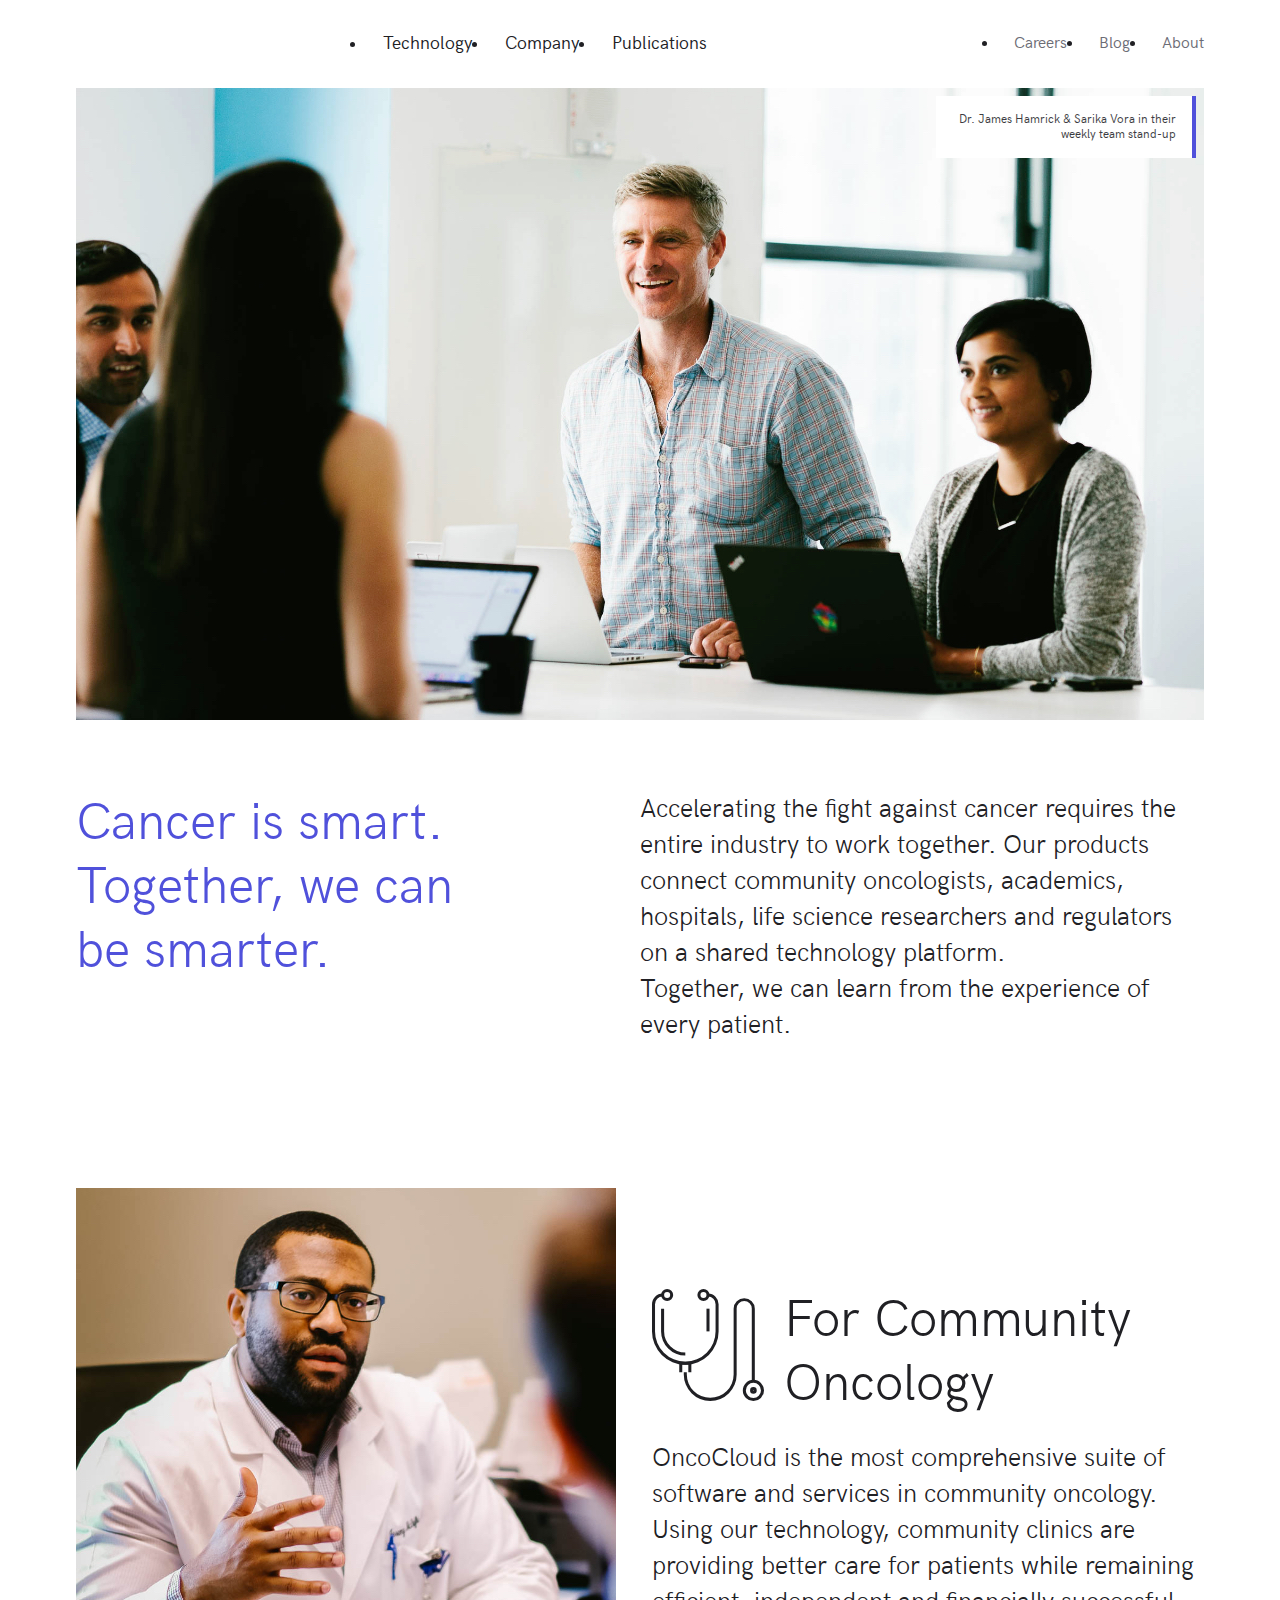
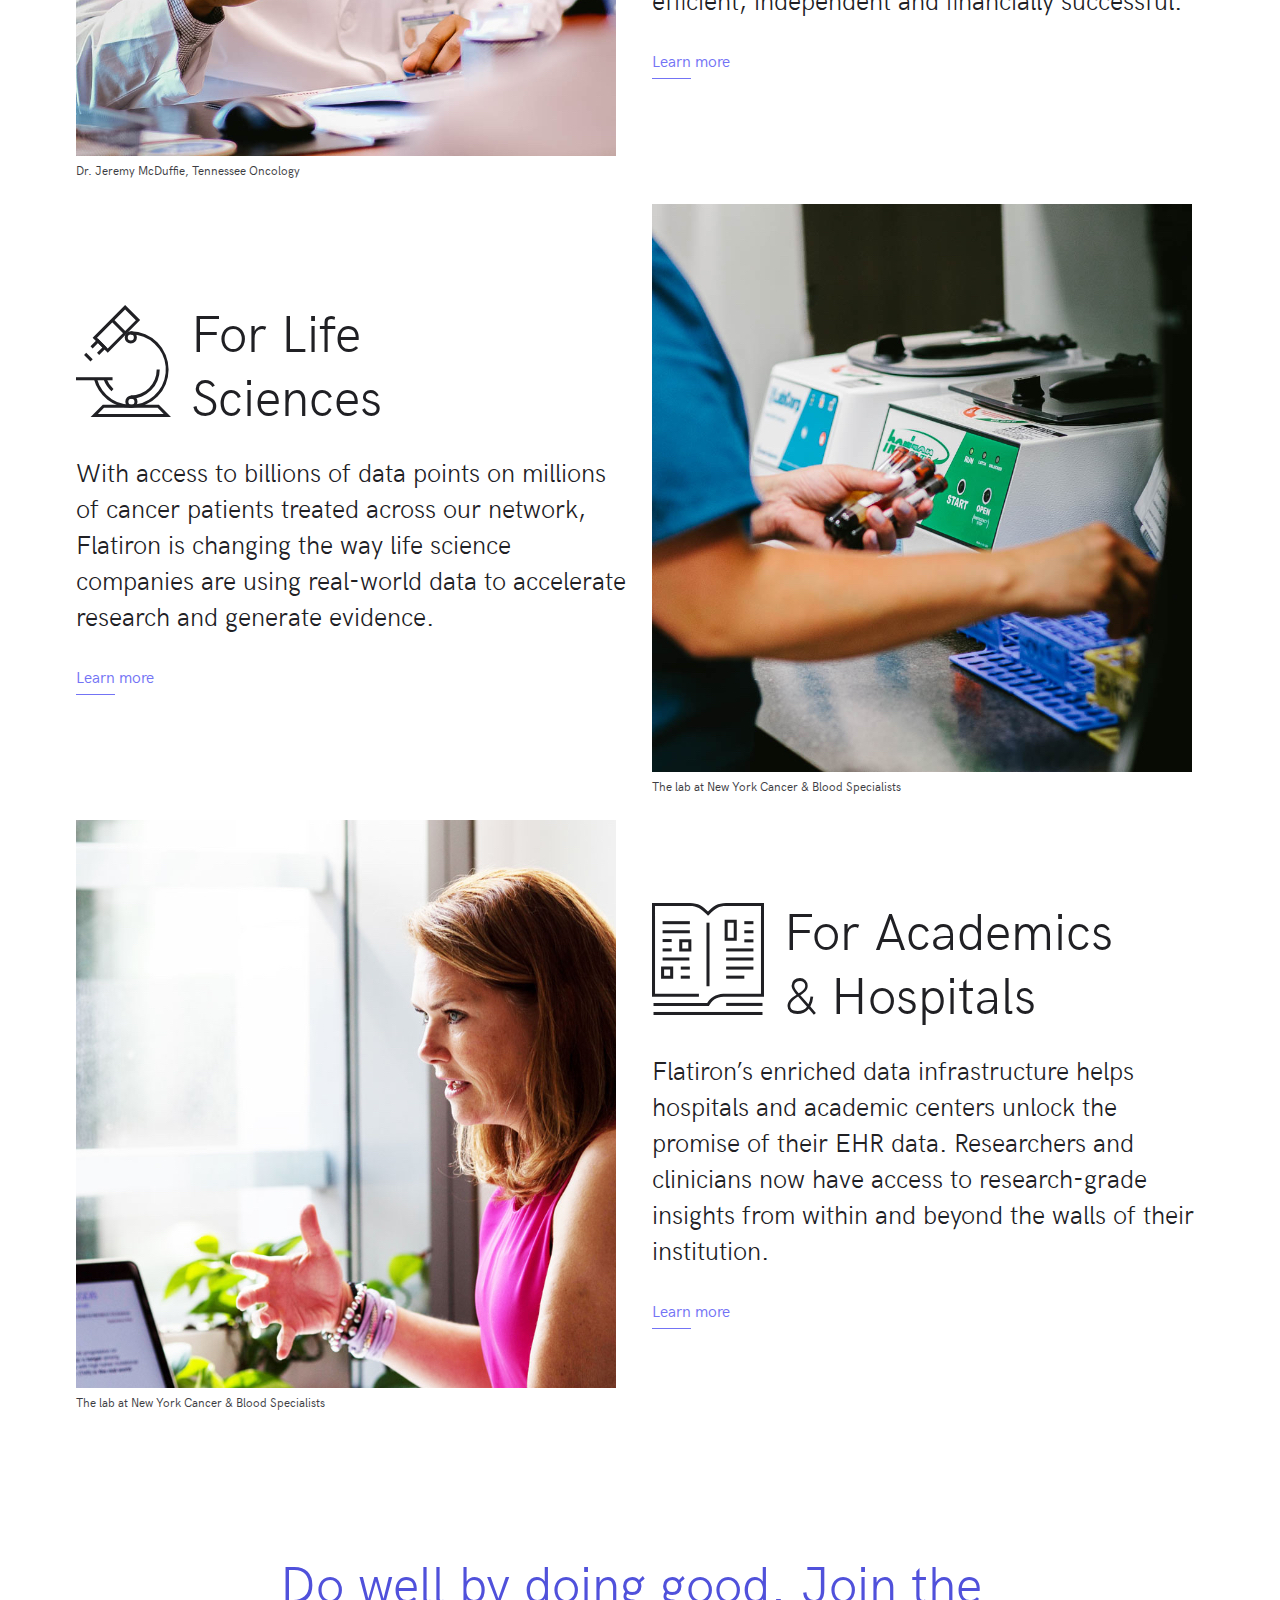
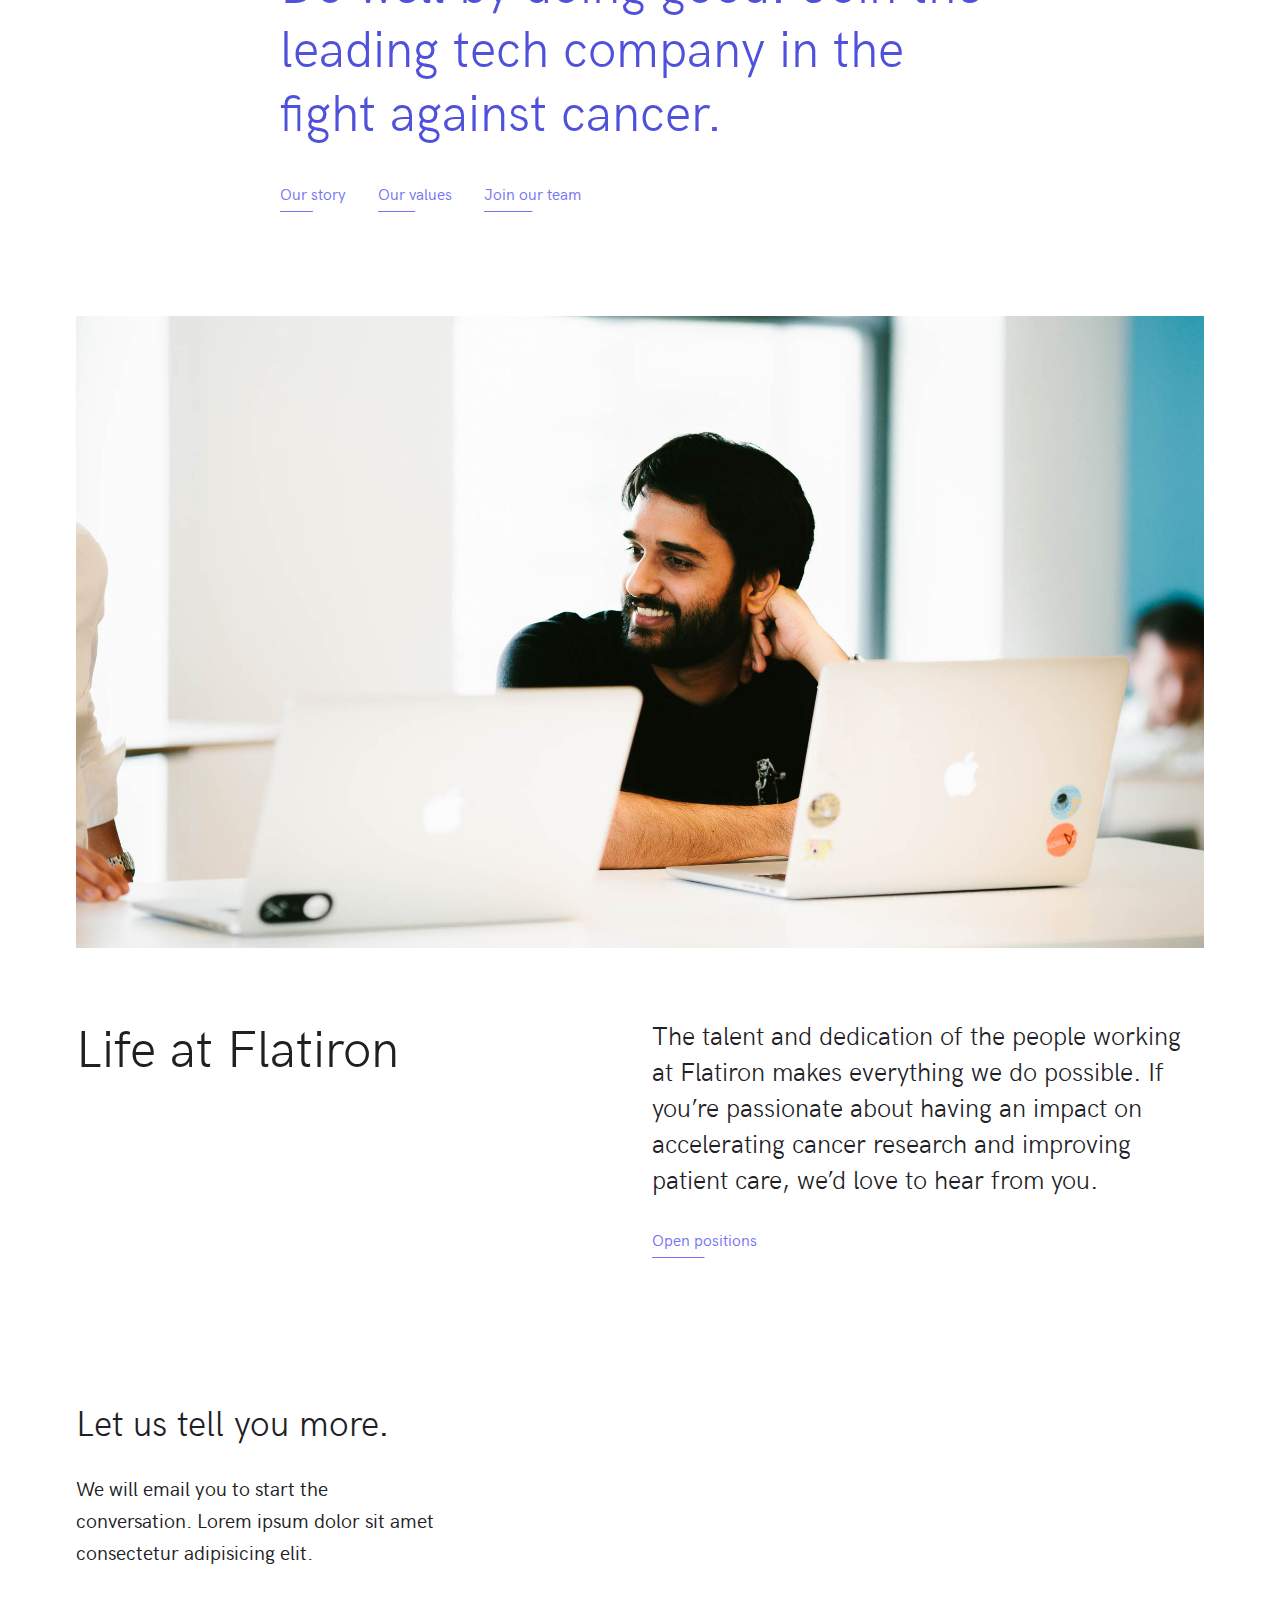
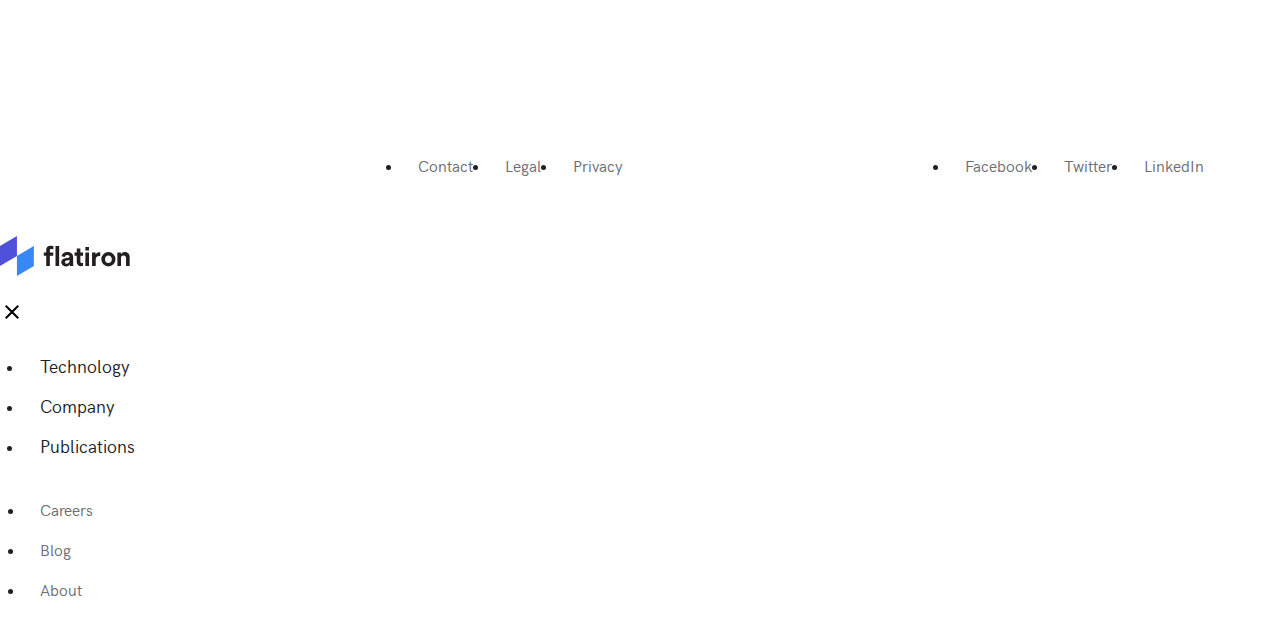
<file: index.html>
<!doctype html>
<html lang="en">

<head>
    <meta charset="utf-8">
    <meta http-equiv="x-ua-compatible" content="ie=edge">
    <title>Flatiron Health</title>
    <meta name="description" content="This is my HTML5 boilerplate.">
    <meta name="viewport" content="width=device-width, initial-scale=1.0">

    <link rel="icon" href="favicon.svg">
    <link rel="apple-touch-icon" href="apple-touch-icon.png">
    <link rel="manifest" href="manifest.json">

    <link rel="stylesheet" href="css/normalize.css">
    <link rel="stylesheet" href="css/screen.css">

    <script>
        document.addEventListener("DOMContentLoaded", function () {
            console.log("DOM loaded");
            toggleNav();
        })

        function toggleNav() {
            let toggleTrigger = document.querySelectorAll(".js-toggle-nav");
            for (let i = 0; i < toggleTrigger.length; i++) {
                toggleTrigger[i].addEventListener("click", function () {
                    console.log("toggle nav");
                    document.querySelector("body").classList.toggle("has-mobile-nav");
                })
            }
        }
    </script>


</head>

<body>
    <div class="c-page">
        <header class="o-row o-row-md">
            <div class="o-container">
                <div class="c-header">
                    <div class="c-header__logo">
                        <h1 class="c-logo">
                            <svg class="c-logo__svg" xmlns="http://www.w3.org/2000/svg" viewBox="0 0 130 40">
                                <title>Flatiron</title>
                                <path fill="#3887f7" d="M15.659,19.25v20l16.929-10v-20Z"
                                    transform="translate(1.27 0.75)" />
                                <path fill="#5051db" d="M16.929,0,0,10V30L16.929,20Z" />
                                <path fill="#231f20"
                                    d="M57.537,13.551a7.061,7.061,0,1,1,14.119,0,7.061,7.061,0,1,1-14.119,0Zm3.64,0c0,2.532,1.641,3.853,3.42,3.853s3.42-1.294,3.42-3.853S66.375,9.7,64.6,9.7,61.177,10.992,61.177,13.551ZM17.441,16.634c0-2.422,1.778-3.771,4.023-4.1l3.31-.5c.766-.109,1.012-.495,1.012-.962,0-.964-.738-1.762-2.27-1.762A2.394,2.394,0,0,0,20.973,11.3l-3.23-.689c.326-2.058,2.256-4.24,5.747-4.24,4.268,0,5.854,2.422,5.854,5.146v6.659a15.308,15.308,0,0,0,.165,2.147H26.169a9.242,9.242,0,0,1-.137-1.624,4.49,4.49,0,0,1-3.967,2.009C19.193,20.706,17.441,18.752,17.441,16.634Zm5.308-1.927a1.706,1.706,0,0,0-1.67,1.706,1.584,1.584,0,0,0,1.751,1.569c1.533,0,2.956-.743,2.956-3.137v-.606Zm10.2,1.623v-6.3h-2.2V6.781h2.2V2.735h3.611V6.781h2.709v3.247H36.565V15.7c0,1.184.547,1.569,1.588,1.569a5.26,5.26,0,0,0,1.12-.109v3.027a5.976,5.976,0,0,1-2.264.33A4.067,4.067,0,0,1,32.954,16.33Zm49.288,3.991v-7.9c0-1.514-.74-2.7-2.491-2.7a2.544,2.544,0,0,0-2.516,2.808v7.788h-3.64V6.781h3.529V8.459A4.469,4.469,0,0,1,81.01,6.422c3.338,0,4.87,2.395,4.87,5.367v8.532Zm-33.967,0V6.781H51.8V8.72a4.026,4.026,0,0,1,3.519-2.05c.3,0,.887.029,1.161.056v3.687A5.451,5.451,0,0,0,55.39,10.3c-1.86,0-3.475.908-3.475,3.824v6.193Zm-6.7,0V6.781h3.638V20.321Zm-29.866,0v-20h3.64v20Zm-9.271,0V10.036H0V6.788H2.435V4.182A4.061,4.061,0,0,1,6.61,0a9.549,9.549,0,0,1,3,.424V3.451a9.55,9.55,0,0,0-1.978-.2c-1.039,0-1.586.386-1.586,1.569V6.788h3.43v3.248H6.048V20.321ZM41.572,4.773V1.3h3.638V4.773Z"
                                    transform="translate(43.8 9.679)" />
                            </svg>
                        </h1>
                    </div>
                    <div class="c-header__nav">
                        <nav class="c-nav">
                            <ul class="o-list-reset c-nav__list">
                                <li class="c-nav__item"><a class="c-nav__link" href="#!">Technology</a></li>
                                <li class="c-nav__item"><a class="c-nav__link" href="#!">Company</a></li>
                                <li class="c-nav__item"><a class="c-nav__link" href="#!">Publications</a></li>
                            </ul>
                        </nav>
                    </div>
                    <div class="c-header__nav">
                        <nav class="c-nav c-nav--meta">
                            <ul class="o-list-reset  c-nav__list">
                                <li class="c-nav__item"><a class="c-nav__link c-nav__link--meta" href="#!">Careers</a>
                                </li>
                                <li class="c-nav__item"><a class="c-nav__link c-nav__link--meta" href="#!">Blog</a></li>
                                <li class="c-nav__item"><a href="#!" class="c-nav__link c-nav__link--meta">About</a>
                                </li>
                            </ul>
                        </nav>
                    </div>
                    <div class="c-header__mobile-nav-trigger">
                        <button class="o-button-reset c-nav-trigger js-toggle-nav">
                            <img class="c-nav-trigger__svg" src="img/svg/ic_menu_black_24px.svg" alt="Menu">
                        </button>
                    </div>
                </div>
            </div>
        </header>

        <section class="o-row o-row--lg u-pt-clear">
            <div class="o-container">
                <!--Maakt white space tussen items-->
                <div class="o-section o-section--lg">
                    <figure class="c-figure">
                        <img src="img/jpg/intro-img.jpg"
                            alt="Dr. James Hamrick & Sarika Vora in their weekly team stand-up">
                        <figcaption class="c-figure__caption c-figure__caption--absolute">Dr. James Hamrick & Sarika
                            Vora in their weekly team stand-up</figcaption>
                    </figure>
                </div>
                <div class="o-section--lg">
                    <div class="o-layout">
                        <div class="o-layout__item u-1-of-2-bp3">
                            <div class="u-max-width-sm">
                                <h1 class="c-lead c-lead--xxl u-color-primary-base">
                                    Cancer is smart. <br>
                                    Together, we can <br>
                                    be smarter.
                                </h1>
                            </div>
                        </div>
                        <div class="o-layout__item u-1-of-2-bp3">
                            <div class="u-max-width-sm">
                                <p class="c-lead c-lead--lg">
                                    Accelerating the fight against cancer requires the entire industry to work together.
                                    Our
                                    products
                                    connect community oncologists, academics, hospitals, life science researchers and
                                    regulators
                                    on
                                    a
                                    shared
                                    technology platform. <br>
                                    Together, we can learn from the experience of every patient.
                                </p>
                            </div>
                        </div>
                    </div>
                </div>
            </div>
        </section>
        <section class="o-row o-row--lg o-row—neutral-x-light">
            <div class="o-container">
                <article class="o-layout o-layout--align-center o-layout--gutter">
                    <figure class="o-layout__item u-1-of-2-bp3">
                        <picture>
                            <source srcset="img/jpg/img-1.jpg" media="(min-width: 992px)" />
                            <source srcset="img/jpg/img-1-landscape@2x.jpg" media="(min-width: 576px)" />
                            <img src="img/jpg/img-1-landscape.jpg" alt="Dr. Jeremy McDuffie, Tennessee Oncology" />
                        </picture>
                        <figcaption>Dr. Jeremy McDuffie, Tennessee Oncology</figcaption>
                    </figure>
                    <div class="o-layout__item u-1-of-2-bp3">
                        <header class="c-title-icon">
                            <img src="img/svg/icon-stethoscope.svg" alt="Stethoscope" class="c-title-icon__icon">
                            <h2 class="c-lead c-lead--xxl">
                                For Community <br />
                                Oncology
                            </h2>
                        </header>
                        <p class="c-lead c-lead--lg">
                            OncoCloud is the most comprehensive suite of software and services
                            in community oncology. Using our technology, community clinics are
                            providing better care for patients while remaining efficient,
                            independent and financially successful.
                        </p>
                        <p>
                            <a class="c-link-cta" href="#!">Learn more</a>
                        </p>
                    </div>
                </article>
                <article class="o-layout o-layout--align-center o-layout--gutter o-layout--row-reverse">
                    <figure class="o-layout__item u-1-of-2-bp3">
                        <picture>
                            <source srcset="img/jpg/img-2.jpg" media="(min-width: 992px)" />
                            <source srcset="img/jpg/img-2-landscape@2x.jpg" media="(min-width: 576px)" />
                            <img src="img/jpg/img-2-landscape.jpg" alt="Dr. Jeremy McDuffie, Tennessee Oncology" />
                        </picture>
                        <figcaption>
                            The lab at New York Cancer & Blood Specialists
                        </figcaption>
                    </figure>
                    <div class="o-layout__item u-1-of-2-bp3">
                        <header class="c-title-icon">
                            <img src="img/svg/icon-microscope.svg" alt="Microscope" class="c-title-icon__icon">
                            <h2 class="c-lead c-lead--xxl">
                                For Life <br />
                                Sciences
                            </h2>
                        </header>
                        <p class="c-lead c-lead--lg">
                            With access to billions of data points on millions of cancer
                            patients treated across our network, Flatiron is changing the way
                            life science companies are using real-world data to accelerate
                            research and generate evidence.
                        </p>
                        <p>
                            <a class="c-link-cta" href="#!">Learn more</a>
                        </p>
                    </div>
                </article>
                <article class="o-layout o-layout--align-center o-layout--gutter">
                    <figure class="o-layout__item u-1-of-2-bp3">
                        <picture>
                            <source srcset="img/jpg/img-3.jpg" media="(min-width: 992px)" />
                            <source srcset="img/jpg/img-3-landscape@2x.jpg" media="(min-width: 576px)" />
                            <img src="img/jpg/img-3-landscape.jpg" alt="Dr. Jeremy McDuffie, Tennessee Oncology" />
                        </picture>
                        <figcaption>
                            The lab at New York Cancer & Blood Specialists
                        </figcaption>
                    </figure>
                    <div class="o-layout__item u-1-of-2-bp3">
                        <header class="c-title-icon">
                            <img src="img/svg/icon-book.svg" alt="Stethoscope" class="c-title-icon__icon">
                            <h2 class="c-lead c-lead--xxl">
                                For Academics <br />
                                &amp; Hospitals
                            </h2>
                        </header>
                        <p class="c-lead c-lead--lg">
                            Flatiron’s enriched data infrastructure helps hospitals and academic
                            centers unlock the promise of their EHR data. Researchers and
                            clinicians now have access to research-grade insights from within
                            and beyond the walls of their institution.
                        </p>
                        <p>
                            <a class="c-link-cta" href="#!">Learn more</a>
                        </p>
                    </div>
                </article>
            </div>
        </section>
        <section class="o-row o-row--lg">
            <div class="o-container">
                <div class="o-section o-section--xl">
                    <div class="o-container u-max-width-sm">
                        <header class="o-section">
                            <h2 class="c-lead c-lead--xxl u-color-primary-base">
                                Do well by doing good. Join the leading tech company in the fight
                                against cancer.
                            </h2>
                        </header>
                        <div class="c-nav c-nav__list c-nav__list--gap-lg ">
                            <p class="c-nav__link">
                                <a class="c-link-cta" href="#!">Our story</a>
                            </p>
                            <p class="c-nav__link">
                                <a class="c-link-cta" href="#!">Our values</a>
                            </p>
                            <p class="c-nav__link">
                                <a class="c-link-cta" href="#!">Join our team</a>
                            </p>
                        </div>
                    </div>
                </div>
                <div class="o-section o-section--xl">
                    <div class="o-section--lg">
                        <div class="o-container">
                            <figure>
                                <img src="img/jpg/img-4.jpg"
                                    alt="Dr. James Hamrick & Sarika Vora in their weekly team stand-up" />
                            </figure>
                        </div>
                    </div>
                    <div class="o-section  o-section--lg">
                        <div class="o-container">
                            <div class="o-layout o-layout--gutter">
                                <h3 class="o-layout__item u-1-of-2-bp3 c-lead c-lead--xxl">Life at Flatiron</h3>
                                <div class="o-layout__item u-1-of-2-bp3">
                                    <p class="c-lead c-lead--lg">
                                        The talent and dedication of the people working at Flatiron makes
                                        everything we do possible. If you’re passionate about having an impact
                                        on accelerating cancer research and improving patient care, we’d love
                                        to hear from you.
                                    </p>
                                    <p>
                                        <a class="c-link-cta" href="#!">Open positions</a>
                                    </p>
                                </div>
                            </div>
                        </div>
                    </div>
                </div>
            </div>
        </section>
        <section class="o-row o-row--lg o-row-gradient">
            <div class="o-container">
                <div class="o-layout o-layout--gutter-lg">
                    <div class="o-layout__item u-1-of-2-bp2">
                        <div class="u-max-width-xs">
                            <h2 class="c-lead c-lead--xl">
                                Let us tell you more.
                            </h2>
                            <p>
                                We will email you to start the conversation. Lorem ipsum dolor sit amet consectetur
                                adipisicing elit.
                            </p>
                            <p>
                                <a class="c-link-cta c-link-cta--inverse" href="#!">Sign me up</a>
                            </p>
                        </div>
                    </div>
                </div>
            </div>
        </section>


        <footer class="o-row o-row--md">
            <div class="o-container">
                <div class="c-footer">
                    <div class="c-footer__nav__1">
                        <p class="u-mgb-clear c-logo">
                            <svg class="c-logo__svg" xmlns="http://www.w3.org/2000/svg" viewBox="0 0 130 40">
                                <title>Flatiron</title>
                                <path fill="#3887f7" d="M15.659,19.25v20l16.929-10v-20Z"
                                    transform="translate(1.27 0.75)" />
                                <path fill="#5051db" d="M16.929,0,0,10V30L16.929,20Z" />
                                <path fill="#231f20"
                                    d="M57.537,13.551a7.061,7.061,0,1,1,14.119,0,7.061,7.061,0,1,1-14.119,0Zm3.64,0c0,2.532,1.641,3.853,3.42,3.853s3.42-1.294,3.42-3.853S66.375,9.7,64.6,9.7,61.177,10.992,61.177,13.551ZM17.441,16.634c0-2.422,1.778-3.771,4.023-4.1l3.31-.5c.766-.109,1.012-.495,1.012-.962,0-.964-.738-1.762-2.27-1.762A2.394,2.394,0,0,0,20.973,11.3l-3.23-.689c.326-2.058,2.256-4.24,5.747-4.24,4.268,0,5.854,2.422,5.854,5.146v6.659a15.308,15.308,0,0,0,.165,2.147H26.169a9.242,9.242,0,0,1-.137-1.624,4.49,4.49,0,0,1-3.967,2.009C19.193,20.706,17.441,18.752,17.441,16.634Zm5.308-1.927a1.706,1.706,0,0,0-1.67,1.706,1.584,1.584,0,0,0,1.751,1.569c1.533,0,2.956-.743,2.956-3.137v-.606Zm10.2,1.623v-6.3h-2.2V6.781h2.2V2.735h3.611V6.781h2.709v3.247H36.565V15.7c0,1.184.547,1.569,1.588,1.569a5.26,5.26,0,0,0,1.12-.109v3.027a5.976,5.976,0,0,1-2.264.33A4.067,4.067,0,0,1,32.954,16.33Zm49.288,3.991v-7.9c0-1.514-.74-2.7-2.491-2.7a2.544,2.544,0,0,0-2.516,2.808v7.788h-3.64V6.781h3.529V8.459A4.469,4.469,0,0,1,81.01,6.422c3.338,0,4.87,2.395,4.87,5.367v8.532Zm-33.967,0V6.781H51.8V8.72a4.026,4.026,0,0,1,3.519-2.05c.3,0,.887.029,1.161.056v3.687A5.451,5.451,0,0,0,55.39,10.3c-1.86,0-3.475.908-3.475,3.824v6.193Zm-6.7,0V6.781h3.638V20.321Zm-29.866,0v-20h3.64v20Zm-9.271,0V10.036H0V6.788H2.435V4.182A4.061,4.061,0,0,1,6.61,0a9.549,9.549,0,0,1,3,.424V3.451a9.55,9.55,0,0,0-1.978-.2c-1.039,0-1.586.386-1.586,1.569V6.788h3.43v3.248H6.048V20.321ZM41.572,4.773V1.3h3.638V4.773Z"
                                    transform="translate(43.8 9.679)" />
                            </svg>
                        </p>
                    </div>
                    <div class="c-footer__nav__2">
                        <div class="c-footer_linkitems">
                            <nav class="c-nav c-nav--meta">
                                <ul class="o-list-reset c-nav__list">
                                    <li><a class="c-nav__link c-nav__link--meta" href="#!">Contact</a></li>
                                    <li><a class="c-nav__link c-nav__link--meta" href="#!">Legal</a></li>
                                    <li><a class="c-nav__link c-nav__link--meta" href="#!">Privacy</a></li>
                                </ul>
                            </nav>
                        </div>
                    </div>
                    <div class="c-footer__nav__3">
                        <div class="c-footer_linkitems">
                            <nav class="c-nav c-nav--meta">
                                <ul class="o-list-reset c-nav__list">
                                    <li><a class="c-nav__link c-nav__link--meta" href="#!">Facebook</a></li>
                                    <li><a class="c-nav__link c-nav__link--meta" href="#!">Twitter</a></li>
                                    <li><a class="c-nav__link c-nav__link--meta" href="#!">LinkedIn</a></li>
                                </ul>
                            </nav>
                        </div>
                    </div>
                </div>
            </div>
        </footer>
    </div>

    <aside class="c-mobile-nav">
        <div class="c-mobile-nav__bg"></div>
        <div class="c-mobile-nav__body">
            <div class="c-mobile-nav__header">
                <p class="c-logo">
                    <svg class="c-logo__symbol" xmlns="http://www.w3.org/2000/svg" viewBox="0 0 130 40">
                        <title>Flatiron</title>
                        <path fill="#3887f7" d="M15.659,19.25v20l16.929-10v-20Z" transform="translate(1.27 0.75)" />
                        <path fill="#5051db" d="M16.929,0,0,10V30L16.929,20Z" />
                        <path fill="#231f20"
                            d="M57.537,13.551a7.061,7.061,0,1,1,14.119,0,7.061,7.061,0,1,1-14.119,0Zm3.64,0c0,2.532,1.641,3.853,3.42,3.853s3.42-1.294,3.42-3.853S66.375,9.7,64.6,9.7,61.177,10.992,61.177,13.551ZM17.441,16.634c0-2.422,1.778-3.771,4.023-4.1l3.31-.5c.766-.109,1.012-.495,1.012-.962,0-.964-.738-1.762-2.27-1.762A2.394,2.394,0,0,0,20.973,11.3l-3.23-.689c.326-2.058,2.256-4.24,5.747-4.24,4.268,0,5.854,2.422,5.854,5.146v6.659a15.308,15.308,0,0,0,.165,2.147H26.169a9.242,9.242,0,0,1-.137-1.624,4.49,4.49,0,0,1-3.967,2.009C19.193,20.706,17.441,18.752,17.441,16.634Zm5.308-1.927a1.706,1.706,0,0,0-1.67,1.706,1.584,1.584,0,0,0,1.751,1.569c1.533,0,2.956-.743,2.956-3.137v-.606Zm10.2,1.623v-6.3h-2.2V6.781h2.2V2.735h3.611V6.781h2.709v3.247H36.565V15.7c0,1.184.547,1.569,1.588,1.569a5.26,5.26,0,0,0,1.12-.109v3.027a5.976,5.976,0,0,1-2.264.33A4.067,4.067,0,0,1,32.954,16.33Zm49.288,3.991v-7.9c0-1.514-.74-2.7-2.491-2.7a2.544,2.544,0,0,0-2.516,2.808v7.788h-3.64V6.781h3.529V8.459A4.469,4.469,0,0,1,81.01,6.422c3.338,0,4.87,2.395,4.87,5.367v8.532Zm-33.967,0V6.781H51.8V8.72a4.026,4.026,0,0,1,3.519-2.05c.3,0,.887.029,1.161.056v3.687A5.451,5.451,0,0,0,55.39,10.3c-1.86,0-3.475.908-3.475,3.824v6.193Zm-6.7,0V6.781h3.638V20.321Zm-29.866,0v-20h3.64v20Zm-9.271,0V10.036H0V6.788H2.435V4.182A4.061,4.061,0,0,1,6.61,0a9.549,9.549,0,0,1,3,.424V3.451a9.55,9.55,0,0,0-1.978-.2c-1.039,0-1.586.386-1.586,1.569V6.788h3.43v3.248H6.048V20.321ZM41.572,4.773V1.3h3.638V4.773Z"
                            transform="translate(43.8 9.679)" />
                    </svg>
                </p>
                <button class="o-button-reset c-nav-trigger  js-toggle-nav">
                    <svg class="c-nav-trigger__svg__close" viewBox="0 0 24 24" xmlns="http://www.w3.org/2000/svg">
                        <path
                            d="M19 6.41L17.59 5 12 10.59 6.41 5 5 6.41 10.59 12 5 17.59 6.41 19 12 13.41 17.59 19 19 17.59 13.41 12z" />
                    </svg>
                </button>
            </div>
            <div class="c-mobile-nav__nav c-mobile-nav__nav--main">
                <nav class="c-nav">
                    <ul class="o-list-reset">
                        <li class="c-nav__item"><a href="#!" class="c-nav__link c-nav__link__mobile">Technology</a></li>
                        <li class="c-nav__item"><a href="#!" class="c-nav__link c-nav__link__mobile">Company</a></li>
                        <li class="c-nav__item"><a href="#!" class="c-nav__link c-nav__link__mobile">Publications</a>
                        </li>
                    </ul>
                </nav>
            </div>
            <div class="c-mobile-nav__nav">
                <nav class="c-nav c-nav--meta">
                    <ul class="o-list-reset">
                        <li class="c-nav__item"><a href="#!"
                                class="c-nav__link c-nav__link__mobile c-nav__link--meta ">Careers</a></li>
                        <li class="c-nav__item"><a href="#!"
                                class="c-nav__link c-nav__link__mobile c-nav__link--meta ">Blog</a></li>
                        <li class="c-nav__item"><a href="#!"
                                class="c-nav__link c-nav__link__mobile c-nav__link--meta">About</a></li>
                    </ul>
                </nav>
            </div>
        </div>
    </aside>

</body>

</html>
</file>
<file: css/screen.css>
/*------------------------------------*\
  #FONTS
\*------------------------------------*/

@font-face {
    font-family: "HK Grotesk Web";
    font-weight: 200;
    src: url("../fonts/hkgrotesk-light-webfont.woff2") format("woff2"),
         url("../fonts/hkgrotesk-light-webfont.woff") format("woff");
}

@font-face {
    font-family: "HK Grotesk Web";
    font-weight: 400;
    src: url("../fonts/hkgrotesk-regular-webfont.woff2") format("woff2"),
         url("../fonts/hkgrotesk-regular-webfont.woff") format("woff");
}

@font-face {
    font-family: "HK Grotesk Web";
    font-weight: 600;
    src: url("../fonts/hkgrotesk-medium-webfont.woff2") format("woff2"),
         url("../fonts/hkgrotesk-medium-webfont.woff") format("woff");
}

/*------------------------------------*\
  #GENERIC
\*------------------------------------*/

/*
    Generic: Page
    ---
    Global page styles + universal box-sizing:
*/

html {
    font-size: 16px;
    line-height: 1.5;
    font-family: "HK Grotesk Web", Helvetica, arial, sans-serif;
    color: #202024;
    box-sizing: border-box;
    -webkit-font-smoothing: antialiased;
    -moz-osx-font-smoothing: grayscale;
}

*,
*:before,
*:after {
    box-sizing: inherit;
}

@media (min-width: 768px) {
    html {
        font-size: 20px;
        line-height: 1.6;
    }
}

/*
 * Remove text-shadow in selection highlight:
 * https://twitter.com/miketaylr/status/12228805301
 *
 * Customize the background color to match your design.
 */

::selection {
    background: #5051DB;
    color: white;
    text-shadow: none;
}

/*------------------------------------*\
  #Elements
\*------------------------------------*/

/*
    Elements: Images
    ---
    Default markup for images to make them responsive
*/

img {
    max-width: 100%;
    vertical-align: top;
}

/*
    Elements: typography
    ---
    Default markup for typographic elements
*/

h1,
h2,
h3 {
    font-weight: 200;
}

h1 {
    font-size: 36px;
    line-height: 48px;
    margin: 0 0 24px;
}

h2 {
    font-size: 32px;
    line-height: 40px;
    margin: 0 0 24px;
}

h3 {
    font-size: 26px;
    line-height: 32px;
    margin: 0 0 24px;
}

h4,
h5,
h6 {
    font-size: 20px;
    line-height: 24px;
    margin: 0 0 24px;
}

p,
ol,
ul,
dl,
table,
address,
figure {
    margin: 0 0 24px;
}

ul,
ol {
    padding-left: 24px;
}

li ul,
li ol {
    margin-bottom: 0;
}

blockquote {
    font-style: normal;
    font-size: 23px;
    line-height: 32px;
    margin: 0 0 24px;
}

blockquote * {
    font-size: inherit;
    line-height: inherit;
}

figcaption {
    font-weight: 400;
    font-size: 12px;
    line-height: 16px;
    margin-top: 8px;
    color: #3C3C42;
}

hr {
    border: 0;
    height: 1px;
    background: LightGrey;
    margin: 0 0 24px;
}

a {
    color: #5051DB;
    transition: all .1s ease-in-out;
}

a:visited,
a:active {
    color: #3E3EA8;
}

a:hover,
a:focus {
    color: #3E3EA8;
}

/*------------------------------------*\
  #OBJECTS
\*------------------------------------*/

/*
    Objects: Row
    ---
    Creates a horizontal row that stretches the viewport and adds padding around children
*/

.o-row {
    position: relative;
    padding: 24px 24px 0;
    display: flow-root; /* New solution! Fixes margin collapsing */
}

/* color modifiers */

.o-row--neutral-x-light {
    background-color: #F7F7FA;
}

.o-row--gradient-1 {
    background: linear-gradient(to top right, #5051DB, #3887F7);
    color: #fff;
}

/* size modifiers */

.o-row--lg {
    padding: 48px 24px 24px;
}

@media (min-width: 768px) {
    .o-row {
        padding-left: 48px;
        padding-right: 48px;
    }

    .o-row--md {
        padding-top: 48px;
        padding-bottom: 24px;
    }

    .o-row--lg {
        padding-top: 72px;
        padding-bottom: 48px;
    }
}

/* padding clear modifiers */

.o-row--clear-top {
    padding-top: 0;
}

/*
    Objects: Container
    ---
    Creates a horizontal container that sets de global max-width
*/

.o-container {
    margin-left: auto;
    margin-right: auto;
    width: 100%;
    max-width: 56.4em; /* 56.4 * 20px = 1128px */
}

/*
    Objects: section
    ---
    Creates vertical whitespace between adjacent sections inside a row
*/

.o-section {
    display: flow-root; /* New solution! Fixes margin collapsing */
}

.o-section + .o-section {
    padding-top: 24px;
}

@media (min-width: 768px) {
    .o-section--lg + .o-section--lg,
    .o-section--xl + .o-section--xl {
        padding-top: 48px;
    }
}

@media (min-width: 1200px) {
    .o-section--xl + .o-section--xl {
        padding-top: 72px;
    }
}

/*
    Objects: Layout
    ---
    The layout object provides us with a column-style layout system. This object
    contains the basic structural elements, but classes should be complemented
    with width utilities
*/

.o-layout {
    display: -webkit-flex;
    display: -ms-flexbox;
    display: flex;
    flex-wrap: wrap;
}

    .o-layout__item {
        flex-basis: 100%;
    }

/* gutter modifiers, these affect o-layout__item too */

.o-layout--gutter {
    margin: 0 -12px;
}

.o-layout--gutter > .o-layout__item {
    padding: 0 12px;
}

.o-layout--gutter-sm {
    margin: 0 -6px;
}

.o-layout--gutter-sm > .o-layout__item {
    padding: 0 6px;
}

.o-layout--gutter-lg {
    margin: 0 -24px;
}

.o-layout--gutter-lg > .o-layout__item {
    padding: 0 24px;
}

/* reverse horizontal row modifier */

.o-layout--row-reverse {
    flex-direction: row-reverse;
}

/* Horizontal alignment modifiers*/

.o-layout--justify-start {
    justify-content: flex-start;
}

.o-layout--justify-end {
    justify-content: flex-end;
}

.o-layout--justify-center {
    justify-content: center;
}

.o-layout--justify-space-around {
    justify-content: space-around;
}

.o-layout--justify-space-evenly {
    justify-content: space-evenly;
}

.o-layout--justify-space-between {
    justify-content: space-between;
}

/* Vertical alignment modifiers */

.o-layout--align-start {
    align-items: flex-start;
}

.o-layout--align-end {
    align-items: flex-end;
}

.o-layout--align-center {
    align-items: center;
}

.o-layout--align-baseline {
    align-items: baseline;
}

/* Vertical alignment modifiers that only work if there is one than one flex item */

.o-layout--align-content-start {
    align-content: start;
}

.o-layout--align-content-end {
    align-content: end;
}

.o-layout--align-content-center {
    align-content: center;
}

.o-layout--align-content-space-around {
    align-content: space-around;
}

.o-layout--align-content-space-between {
    align-content: space-between;
}

/*
    Objects: List
    ---
    Small reusable object to remove default list styling from lists
*/

.o-list {
    list-style: none;
    padding: 0;
}

/*
    Object: Button reset
    ---
    Small button reset object
*/

.o-button-reset {
    border: none;
    margin: 0;
    padding: 0;
    width: auto;
    overflow: visible;
    background: transparent;

    /* inherit font & color from ancestor */
    color: inherit;
    font: inherit;

    /* Normalize `line-height`. Cannot be changed from `normal` in Firefox 4+. */
    line-height: normal;

    /* Corrects font smoothing for webkit */
    -webkit-font-smoothing: inherit;
    -moz-osx-font-smoothing: inherit;

    /* Corrects inability to style clickable `input` types in iOS */
    -webkit-appearance: none;
}

/*------------------------------------*\
  #COMPONENTS
\*------------------------------------*/

/*
    Component: Logo
    ---
    Website main logo
*/

.c-logo {
    height: 32px;
    display: flex;
    align-items: center;
}

.c-logo__symbol {
    height: 100%;
}

@media (min-width: 768px) {
    .c-logo {
        height: 40px;
    }
}

/*
    Component: header
    ---
    Main header of the website
*/

.c-header {
    display: flex;
    justify-content: space-between;
    align-items: center;
}

.c-header__nav {
    display: none;
}

@media (min-width: 992px) {
    .c-header__nav {
        display: block;
    }

    .c-header__nav--main {
        position: absolute;
        top: 50%;
        left: 50%;
        transform: translate(-50%, -50%);
        margin-top: 12px;
    }

    .c-header__mobile-nav-trigger {
        display: none;
    }
}

/*
    Component: footer
    ---
    Main footer of the website
*/

.c-footer {
    display: flex;
    flex-wrap: wrap;
}

.c-footer__logo {
    width: 100%;
}

.c-footer__nav {
    width: 50%;
}

@media (min-width: 768px) {
    .c-footer {
        justify-content: center;
        align-items: center;
    }

    .c-footer__logo {
        display: flex;
        justify-content: center;
        padding: 0 12px;
    }

    .c-footer__nav {
        width: auto;
        padding: 0 16px;
    }
}

@media (min-width: 992px) {
    .c-footer {
        justify-content: space-between;
    }

    .c-footer__nav {
        padding: 0;
    }

    .c-footer__logo + .c-footer__nav {
        order: -1;
    }

    .c-footer__logo {
        width: auto;
    }

    /*
        Bonus: real centering with CSS
        Checkout: https://css-tricks.com/centering-css-complete-guide/
    */

    /* .c-footer__logo {
        width: auto;
        position: absolute;
        top: 50%;
        left: 50%;
        transform: translate(-50%, -50%);
    }

    .c-footer__logo .c-logo {
        margin-bottom: 0;
    } */
}

/*
    Component: Nav
    ---
    Main navigation of the site
*/

.c-nav-trigger {
    display: flex;
    align-items: center;
    justify-content: center;
    margin-bottom: 24px;
    width: 24px;
    height: 24px;
}

.c-nav-trigger__svg {
    fill: #202024;
    height: 100%;
}

.c-nav {
    font-size: 18px;
    line-height: 24px;
}

.c-nav--meta {
    font-size: 16px;
}

.c-nav__link {
    text-decoration: none;
    font-weight: 400;
    display: block;
    padding: 8px 0;
}

.c-nav__link,
.c-nav__link:visited,
.c-nav__link:active {
    color: #202024;
}

.c-nav__link--meta,
.c-nav__link--meta:visited,
.c-nav__link--meta:active {
    color: #6C6C75;
}

.is-selected .c-nav__link,
.c-nav__link:hover,
.c-nav__link:focus {
    color: #5051db;
}

@media (min-width: 992px) {
    .c-nav__list {
        display: flex;
        margin-left: -16px;
        margin-right: -16px;
    }

    .c-nav__link {
        padding: 8px 16px;
    }
}

/*
    Component: Lead
    ---
    Lead type treatments to style everything that differs from standard typography elements
*/

.c-lead {
    font-weight: 200;
}

.c-lead--lg {
    font-size: 20px;
    line-height: 32px;
}

.c-lead--xl {
    font-size: 26px;
    line-height: 32px;
}

.c-lead--xxl {
    font-size: 32px;
    line-height: 40px;
}

.c-lead--xxxl {
    font-size: 36px;
    line-height: 48px;
}

@media (min-width: 768px) {
    .c-lead--lg {
        font-size: 23px;
        line-height: 32px;
    }

    .c-lead--xl {
        font-size: 32px;
        line-height: 40px;
    }

    .c-lead--xxl {
        font-size: 41px;
        line-height: 48px;
    }

    .c-lead--xxxl {
        font-size: 52px;
        line-height: 64px;
    }
}

@media (min-width: 1200px) {
    .c-lead--lg {
        font-size: 26px;
        line-height: 36px;
    }

    .c-lead--xl {
        font-size: 36px;
        line-height: 48px;
    }

    .c-lead--xxl {
        font-size: 52px;
        line-height: 64px;
    }

    .c-lead--xxxl {
        font-size: 66px;
        line-height: 72px;
    }
}

/*
    Component: figure
    ---
    Special type of figure and figcaption
*/

.c-figure {
    position: relative;
}

.c-figure__caption {
    line-height: 15px;
    margin-top: 8px;
    padding-left: 6px;
    padding-top: 1px;
    border: 2px solid #5051DB;
    border-width: 0 0 0 2px;
}

@media (min-width: 768px) {
    .c-figure__caption--absolute {
        position: absolute;
        top: 0;
        right: 0;
        margin-right: 8px;
        text-align: right;
        background-color: #fff;
        padding: 16px;
        max-width: 260px;
        border-width: 0 4px 0 0;
    }
}

/*
    Component: Title icon
    ---
    Special type of title with icon
*/

.c-title-icon {
    display: flex;
    align-items: flex-start;
}

.c-title-icon__icon {
    height: 70px;
    margin-right: 20px;
}

@media (min-width: 768px) {
    .c-title-icon__icon {
        height: 84px;
    }
}

@media (min-width: 1200px) {
    .c-title-icon__icon {
        height: 112px;
    }
}

/*
    Component: CTA link
    ---
    Small cta link with custom animation
*/

.c-link-cta {
    position: relative;
    display: inline-block;
    text-decoration: none;
    font-size: 16px;
    line-height: 24px;
    font-weight: 400;
    padding: 4px 0;
    transition: color .175s ease-in;
}

.c-link-cta,
.c-link-cta:visited,
.c-link-cta:active {
    color: #7373F5;
}

.c-link-cta::after {
    content: "";
    display: block;
    position: absolute;
    bottom: 0;
    left: 0;
    height: 1px;
    width: 100%;
    background-color: #7373F5;
    transform: scaleX(.5);
    transform-origin: left;
    transition-property: transform, background-color;
    transition-duration: .175s;
    transition-timing-function: ease-in;
}

.c-link-cta:hover {
    color: #3E3EA8;
}

.c-link-cta:hover::after {
    transform: scaleX(1);
    background-color: #3E3EA8;
}

/* inversed */

.c-link-cta--inverse,
.c-link-cta--inverse:visited,
.c-link-cta--inverse:active,
.c-link-cta--inverse:hover {
    color: #fff;
}

.c-link-cta--inverse::after,
.c-link-cta--inverse:hover::after {
    background-color: #fff;
}

/*------------------------------------*\
  #UTILITIES
\*------------------------------------*/

/*
    Utilities: color
    ---
    Utility classes to put specific colors onto elements
*/

.u-color-primary-light {
    color: #7373F5;
}

.u-color-primary-base {
    color: #5051DB;
}

.u-color-primary-dark {
    color: #3E3EA8;
}

/*
    Utilities: spacing
    ---
    Utility classes to put specific margins and paddings onto elements
*/

.u-pt-clear {
    padding-top: 0 !important;
}

.u-mb-clear {
    margin-bottom: 0 !important;
}

.u-mb-xs {
    margin-bottom: 4px !important;
}

.u-mb-sm {
    margin-bottom: 8px !important;
}

.u-mb-md {
    margin-bottom: 16px !important;
}

.u-mb-lg {
    margin-bottom: 32px !important;
}

.u-mb-xl {
    margin-bottom: 48px !important;
}

/*
    Utilities: max-width
    ---
    Utility classes to put specific max widths onto elements
*/

.u-max-width-xs {
    max-width: 18em !important;
}

.u-max-width-sm {
    max-width: 36em !important;
}

.u-max-width-md {
    max-width: 42em !important;
}

.u-max-width-lg {
    max-width: 60em !important;
}

.u-max-width-xl {
    max-width: 75em !important;
}

.u-max-width-none {
    max-width: none !important;
}

/*
    Utility: Flex
    ---
    Utility classes to put specific flex properties onto elements
    Will be mostly used on o-layout__item
*/

.u-flex-basis-auto {
    flex-basis: auto !important;
}

.u-flex-grow-1 {
    flex-grow: 1 !important;
}

.u-1-of-2 {
    flex-basis: calc(100% / 2) !important;
}

.u-1-of-3 {
    flex-basis: calc(100% / 3) !important;
}

.u-2-of-3 {
    flex-basis: calc(100% / 3 * 2) !important;
}

.u-1-of-4 {
    flex-basis: calc(100% / 4) !important;
}

.u-3-of-4 {
    flex-basis: calc(100% / 4 * 3) !important;
}

.u-1-of-5 {
    flex-basis: calc(100% / 5) !important;
}

.u-2-of-5 {
    flex-basis: calc(100% / 5 * 2) !important;
}

.u-3-of-5 {
    flex-basis: calc(100% / 5 * 3) !important;
}

.u-4-of-5 {
    flex-basis: calc(100% / 5 * 4) !important;
}

.u-1-of-6 {
    flex-basis: calc(100% / 6) !important;
}

.u-5-of-6 {
    flex-basis: calc(100% / 6 * 5) !important;
}

@media (min-width: 576px) {
    .u-1-of-2-bp1 {
        flex-basis: calc(100% / 2) !important;
    }
    .u-1-of-3-bp1 {
        flex-basis: calc(100% / 3) !important;
    }
    .u-2-of-3-bp1 {
        flex-basis: calc(100% / 3 * 2) !important;
    }
    .u-1-of-4-bp1 {
        flex-basis: calc(100% / 4) !important;
    }
    .u-3-of-4-bp1 {
        flex-basis: calc(100% / 4 * 3) !important;
    }
    .u-1-of-5-bp1 {
        flex-basis: calc(100% / 5) !important;
    }
    .u-2-of-5-bp1 {
        flex-basis: calc(100% / 5 * 2) !important;
    }
    .u-3-of-5-bp1 {
        flex-basis: calc(100% / 5 * 3) !important;
    }
    .u-4-of-5-bp1 {
        flex-basis: calc(100% / 5 * 4) !important;
    }
    .u-1-of-6-bp1 {
        flex-basis: calc(100% / 6) !important;
    }
    .u-5-of-6-bp1 {
        flex-basis: calc(100% / 6 * 5) !important;
    }
}

@media (min-width: 768px) {
    .u-1-of-2-bp2 {
        flex-basis: calc(100% / 2) !important;
    }
    .u-1-of-3-bp2 {
        flex-basis: calc(100% / 3) !important;
    }
    .u-2-of-3-bp2 {
        flex-basis: calc(100% / 3 * 2) !important;
    }
    .u-1-of-4-bp2 {
        flex-basis: calc(100% / 4) !important;
    }
    .u-3-of-4-bp2 {
        flex-basis: calc(100% / 4 * 3) !important;
    }
    .u-1-of-5-bp2 {
        flex-basis: calc(100% / 5) !important;
    }
    .u-2-of-5-bp2 {
        flex-basis: calc(100% / 5 * 2) !important;
    }
    .u-3-of-5-bp2 {
        flex-basis: calc(100% / 5 * 3) !important;
    }
    .u-4-of-5-bp2 {
        flex-basis: calc(100% / 5 * 4) !important;
    }
    .u-1-of-6-bp2 {
        flex-basis: calc(100% / 6) !important;
    }
    .u-5-of-6-bp2 {
        flex-basis: calc(100% / 6 * 5) !important;
    }
}

@media (min-width: 992px) {
    .u-1-of-2-bp3 {
        flex-basis: calc(100% / 2) !important;
    }
    .u-1-of-3-bp3 {
        flex-basis: calc(100% / 3) !important;
    }
    .u-2-of-3-bp3 {
        flex-basis: calc(100% / 3 * 2) !important;
    }
    .u-1-of-4-bp3 {
        flex-basis: calc(100% / 4) !important;
    }
    .u-3-of-4-bp3 {
        flex-basis: calc(100% / 4 * 3) !important;
    }
    .u-1-of-5-bp3 {
        flex-basis: calc(100% / 5) !important;
    }
    .u-2-of-5-bp3 {
        flex-basis: calc(100% / 5 * 2) !important;
    }
    .u-3-of-5-bp3 {
        flex-basis: calc(100% / 5 * 3) !important;
    }
    .u-4-of-5-bp3 {
        flex-basis: calc(100% / 5 * 4) !important;
    }
    .u-1-of-6-bp3 {
        flex-basis: calc(100% / 6) !important;
    }
    .u-5-of-6-bp3 {
        flex-basis: calc(100% / 6 * 5) !important;
    }
}

@media (min-width: 1200px) {
    .u-1-of-2-bp4 {
        flex-basis: calc(100% / 2) !important;
    }
    .u-1-of-3-bp4 {
        flex-basis: calc(100% / 3) !important;
    }
    .u-2-of-3-bp4 {
        flex-basis: calc(100% / 3 * 2) !important;
    }
    .u-1-of-4-bp4 {
        flex-basis: calc(100% / 4) !important;
    }
    .u-3-of-4-bp4 {
        flex-basis: calc(100% / 4 * 3) !important;
    }
    .u-1-of-5-bp4 {
        flex-basis: calc(100% / 5) !important;
    }
    .u-2-of-5-bp4 {
        flex-basis: calc(100% / 5 * 2) !important;
    }
    .u-3-of-5-bp4 {
        flex-basis: calc(100% / 5 * 3) !important;
    }
    .u-4-of-5-bp4 {
        flex-basis: calc(100% / 5 * 4) !important;
    }
    .u-1-of-6-bp4 {
        flex-basis: calc(100% / 6) !important;
    }
    .u-5-of-6-bp4 {
        flex-basis: calc(100% / 6 * 5) !important;
    }
}

/*------------------------------------*\
  #MEDIA
\*------------------------------------*/

/*
    Media Queries
    ---
    EXAMPLE Media Queries for Responsive Design.
    These examples override the primary ('mobile first') styles.
    USE THEM INLINE!
*/

/* Extra small devices (portrait phones, less than 576px)
   No media query since this is the default in mobile first design
*/

/* Small devices (landscape phones, 576px and up)
@media (min-width: 576px) {}
*/

/* Medium devices (tablets, 768px and up)
@media (min-width: 768px) {}
*/

/* Large devices (landscape tablets, desktops, 992px and up)
@media (min-width: 992px) {}
*/

/* Extra large devices (large desktops, 1200px and up)
@media (min-width: 1200px) {}
*/

/*
    Print styles.
    ---
    Inlined to avoid the additional HTTP request:
    http://www.phpied.com/delay-loading-your-print-css/
*/

@media print {
    *,
    *:before,
    *:after {
        background: transparent !important;
        color: #000 !important;
        /* Black prints faster:
                                   http://www.sanbeiji.com/archives/953 */
        box-shadow: none !important;
        text-shadow: none !important;
    }
    a,
    a:visited {
        text-decoration: underline;
    }
    a[href]:after {
        content: " (" attr(href) ")";
    }
    abbr[title]:after {
        content: " (" attr(title) ")";
    }
    /*
     * Don't show links that are fragment identifiers,
     * or use the `javascript:` pseudo protocol
     */
    a[href^="#"]:after,
    a[href^="javascript:"]:after {
        content: "";
    }
    pre {
        white-space: pre-wrap !important;
    }
    pre,
    blockquote {
        border: 1px solid #999;
        page-break-inside: avoid;
    }
    /*
     * Printing Tables:
     * http://css-discuss.incutio.com/wiki/Printing_Tables
     */
    thead {
        display: table-header-group;
    }
    tr,
    img {
        page-break-inside: avoid;
    }
    p,
    h2,
    h3 {
        orphans: 3;
        widows: 3;
    }
    h2,
    h3 {
        page-break-after: avoid;
    }
}
</file>
